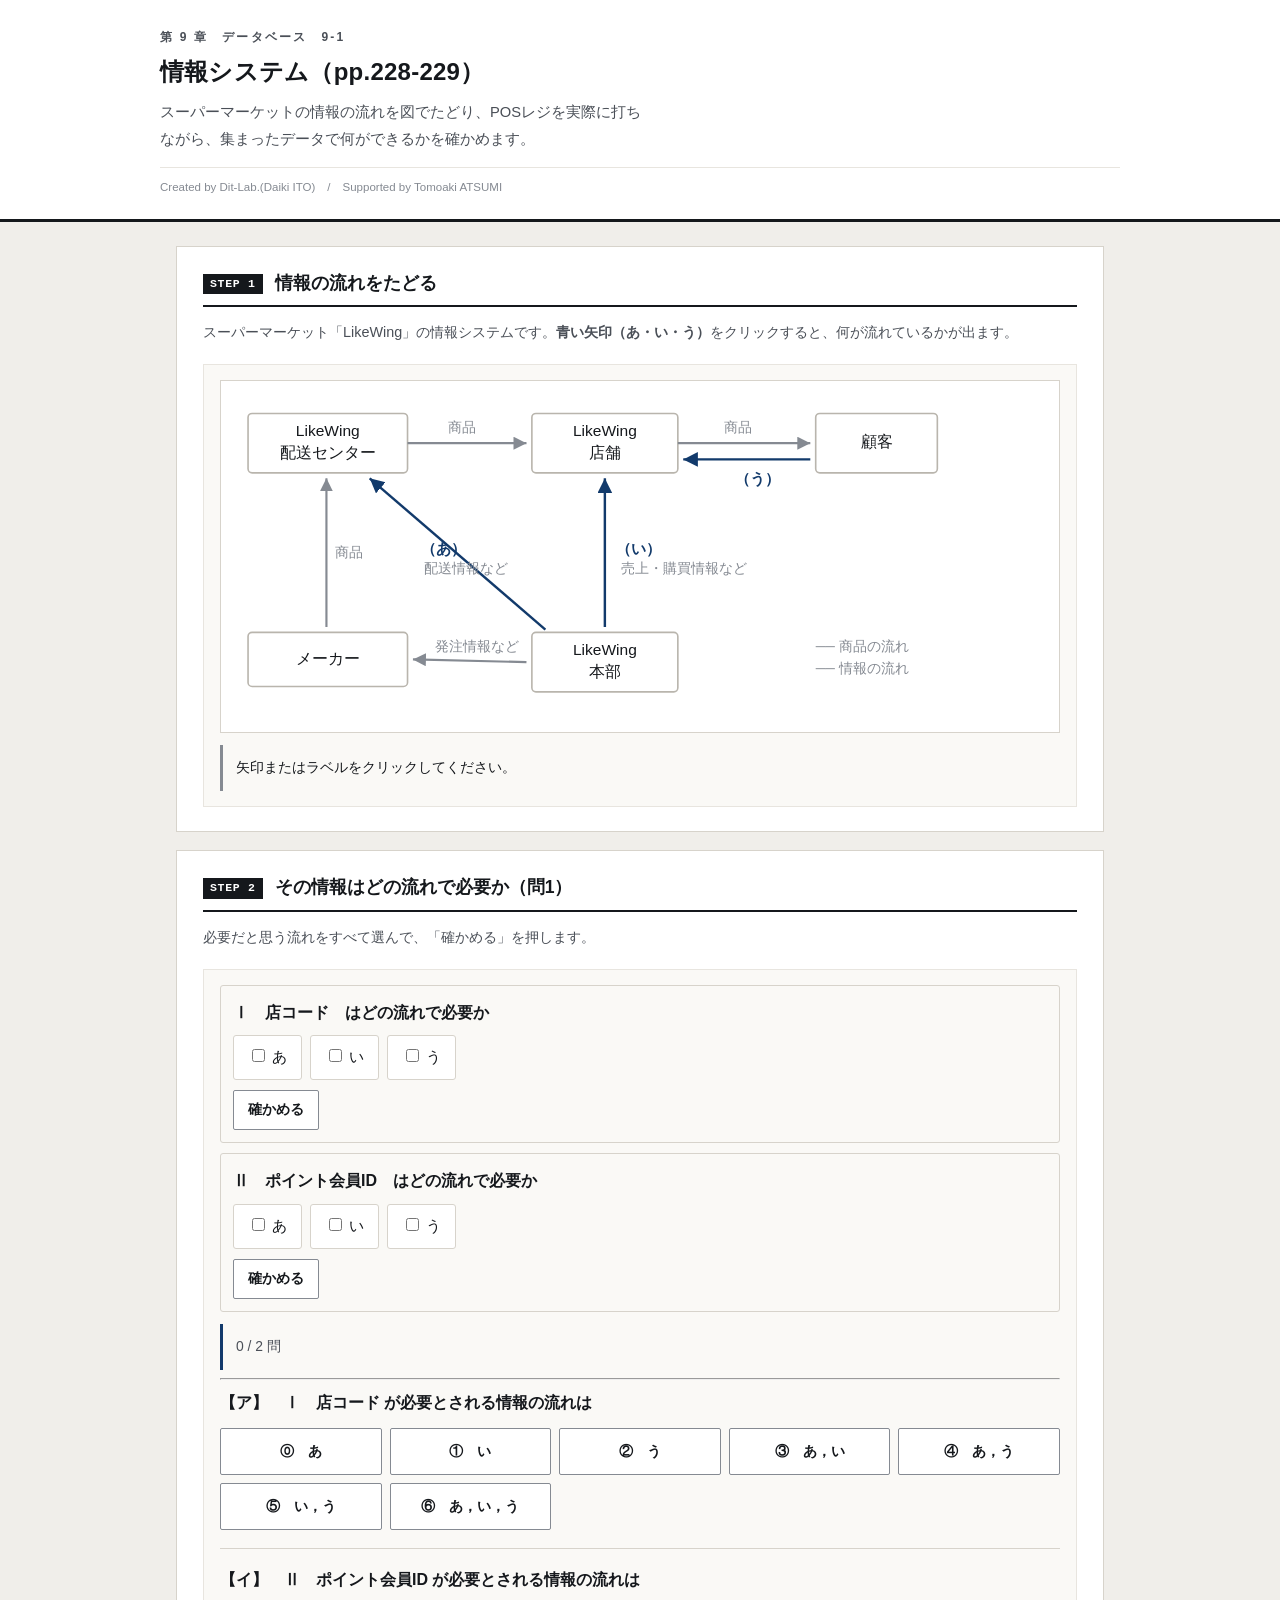
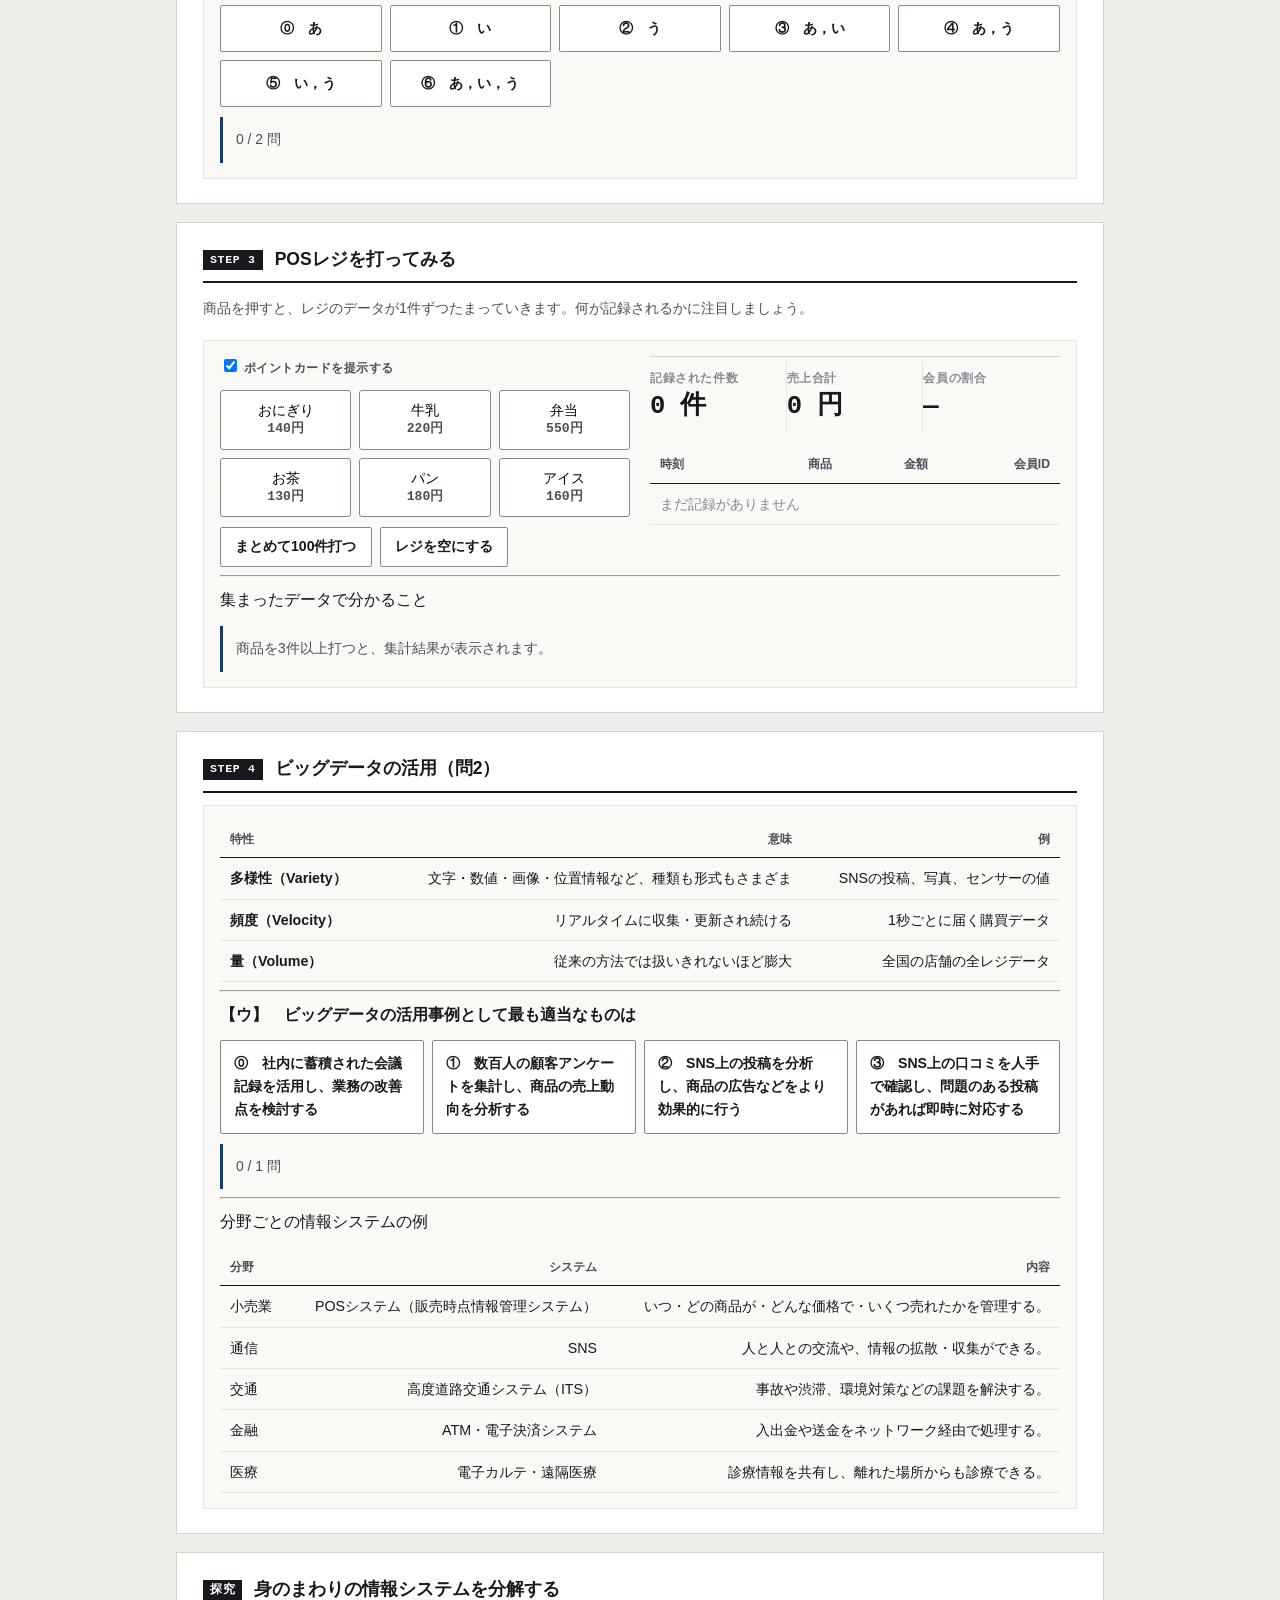
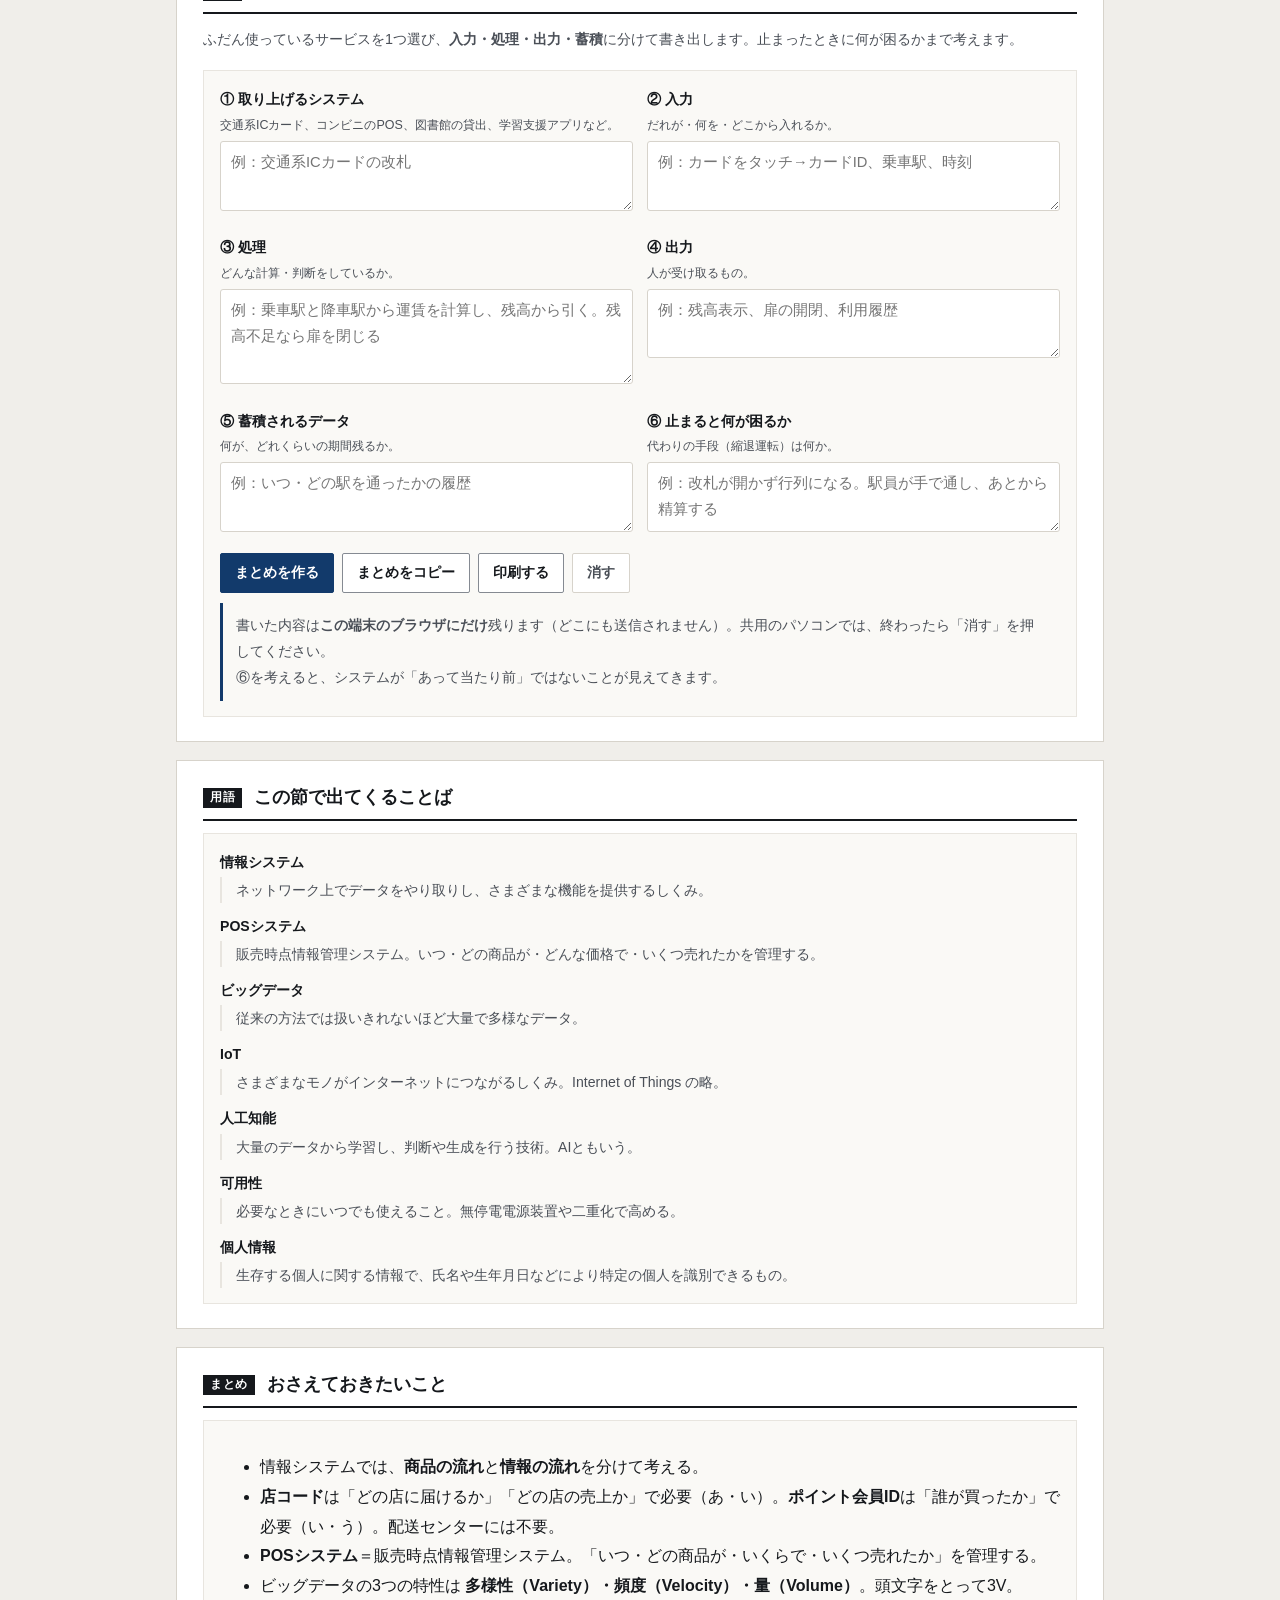
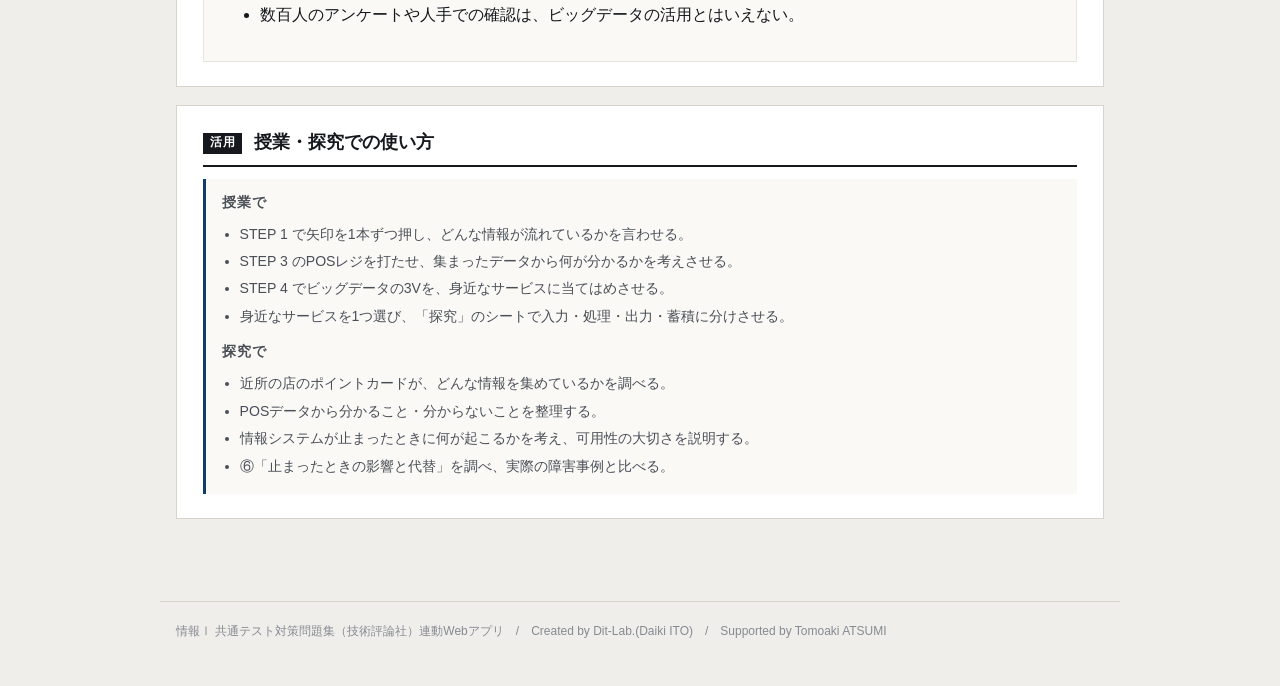
<file: index.html>
<!DOCTYPE html>
<html lang="ja">
<head>
<meta charset="UTF-8">
<meta name="viewport" content="width=device-width, initial-scale=1.0">
<title>情報システム｜情報Ⅰ共通テスト対策問題集</title>
<meta name="description" content="スーパーマーケットの情報の流れを図でたどり、POSレジを実際に打ちながら、集まったデータで何ができるかを確かめます。">
<link rel="icon" href="data:image/svg+xml,%3Csvg xmlns=%22http://www.w3.org/2000/svg%22 viewBox=%220 0 32 32%22%3E%3Crect width=%2232%22 height=%2232%22 fill=%22%2315181c%22/%3E%3Ctext x=%2216%22 y=%2222%22 font-size=%2218%22 font-family=%22monospace%22 fill=%22%23fff%22 text-anchor=%22middle%22%3E01%3C/text%3E%3C/svg%3E">
<link rel="stylesheet" href="css/style.css?v=88681cd4">
<link rel="stylesheet" href="css/app.css?v=15e9ed13">
</head>
<body>

<header class="app-header">
  <div class="inner">
    <span class="eyebrow">第 9 章　データベース　9-1</span>
    <h1>情報システム（pp.228-229）</h1>
    <p class="lead">スーパーマーケットの情報の流れを図でたどり、POSレジを実際に打ちながら、集まったデータで何ができるかを確かめます。</p>
    <p class="credit">Created by Dit-Lab.(Daiki ITO)　/　Supported by Tomoaki ATSUMI</p>
  </div>
</header>

<main class="wrap">
  <section class="step" id="step1">
    <h2><span class="no">STEP 1</span>情報の流れをたどる</h2>
    <p class="desc">スーパーマーケット「LikeWing」の情報システムです。<strong>青い矢印（あ・い・う）</strong>をクリックすると、何が流れているかが出ます。</p>
    <div class="panel">
      <div id="sysBox"></div>
      <div class="note" id="sysNote" style="margin-top:12px">矢印またはラベルをクリックしてください。</div>
    </div>
  </section>

  <section class="step" id="step2">
    <h2><span class="no">STEP 2</span>その情報はどの流れで必要か（問1）</h2>
    <p class="desc">必要だと思う流れをすべて選んで、「確かめる」を押します。</p>
    <div class="panel">
      <div id="pickBox"></div>
      <div class="note" id="pickNote" style="margin-top:12px"></div>
      <hr class="sep">
      <div id="q1Box"></div>
      <div class="note" id="q1Note" style="margin-top:10px"></div>
    </div>
  </section>

  <section class="step" id="step3">
    <h2><span class="no">STEP 3</span>POSレジを打ってみる</h2>
    <p class="desc">商品を押すと、レジのデータが1件ずつたまっていきます。何が記録されるかに注目しましょう。</p>
    <div class="panel">
      <div class="grid c2">
        <div>
          <label class="fld"><input type="checkbox" id="memOn" checked> ポイントカードを提示する</label>
          <div class="posgrid" id="posBox" style="margin-top:10px"></div>
          <div class="btn-row" style="margin-top:10px">
            <button class="btn" id="posAuto">まとめて100件打つ</button>
            <button class="btn" id="posClear">レジを空にする</button>
          </div>
        </div>
        <div>
          <div class="metrics">
            <div class="metric"><div class="k">記録された件数</div><div class="v" id="posN">0</div></div>
            <div class="metric"><div class="k">売上合計</div><div class="v" id="posSum">0 円</div></div>
            <div class="metric"><div class="k">会員の割合</div><div class="v" id="posMem">—</div></div>
          </div>
          <div class="tbl-scroll" style="margin-top:12px"><table class="tbl" id="posTable"></table></div>
        </div>
      </div>
      <hr class="sep">
      <p class="qhead">集まったデータで分かること</p>
      <div id="posChart"></div>
      <div class="note" id="posNote" style="margin-top:12px"></div>
    </div>
  </section>

  <section class="step" id="step4">
    <h2><span class="no">STEP 4</span>ビッグデータの活用（問2）</h2>
    <div class="panel">
      <div class="tbl-scroll"><table class="tbl" id="vTable"></table></div>
      <hr class="sep">
      <div id="q2Box"></div>
      <div class="note" id="q2Note" style="margin-top:10px"></div>
      <hr class="sep">
      <p class="qhead">分野ごとの情報システムの例</p>
      <div class="tbl-scroll"><table class="tbl" id="sysTable"></table></div>
    </div>
  </section>

  <section class="step wsprint" id="wsSec">
    <h2><span class="no">探究</span>身のまわりの情報システムを分解する</h2>
    <p class="desc">ふだん使っているサービスを1つ選び、<strong>入力・処理・出力・蓄積</strong>に分けて書き出します。止まったときに何が困るかまで考えます。</p>
    <div class="panel"><div id="wsBox"></div></div>
  </section>

  <section class="step" id="glossary">
    <h2><span class="no">用語</span>この節で出てくることば</h2>
    <div class="panel"><div id="glossBox"></div></div>
  </section>

  <section class="step" id="wrap">
    <h2><span class="no">まとめ</span>おさえておきたいこと</h2>
    <div class="panel">
      <ul class="bullets">
        <li>情報システムでは、<strong>商品の流れ</strong>と<strong>情報の流れ</strong>を分けて考える。</li>
        <li><strong>店コード</strong>は「どの店に届けるか」「どの店の売上か」で必要（あ・い）。<strong>ポイント会員ID</strong>は「誰が買ったか」で必要（い・う）。配送センターには不要。</li>
        <li><strong>POSシステム</strong>＝販売時点情報管理システム。「いつ・どの商品が・いくらで・いくつ売れたか」を管理する。</li>
        <li>ビッグデータの3つの特性は <strong>多様性（Variety）・頻度（Velocity）・量（Volume）</strong>。頭文字をとって3V。</li>
        <li>数百人のアンケートや人手での確認は、ビッグデータの活用とはいえない。</li>
      </ul>
    </div>
  </section>

  <section class="step">
    <h2><span class="no">活用</span>授業・探究での使い方</h2>
    <div class="use-note">
      <h3>授業で</h3>
      <ul>
        <li>STEP 1 で矢印を1本ずつ押し、どんな情報が流れているかを言わせる。</li>
        <li>STEP 3 のPOSレジを打たせ、集まったデータから何が分かるかを考えさせる。</li>
        <li>STEP 4 でビッグデータの3Vを、身近なサービスに当てはめさせる。</li>
        <li>身近なサービスを1つ選び、「探究」のシートで入力・処理・出力・蓄積に分けさせる。</li>
      </ul>
      <h3 style="margin-top:12px">探究で</h3>
      <ul>
        <li>近所の店のポイントカードが、どんな情報を集めているかを調べる。</li>
        <li>POSデータから分かること・分からないことを整理する。</li>
        <li>情報システムが止まったときに何が起こるかを考え、可用性の大切さを説明する。</li>
        <li>⑥「止まったときの影響と代替」を調べ、実際の障害事例と比べる。</li>
      </ul>
    </div>
  </section>

</main>

<footer class="app-footer">
  情報Ⅰ 共通テスト対策問題集（技術評論社）連動Webアプリ　/　Created by Dit-Lab.(Daiki ITO)　/　Supported by Tomoaki ATSUMI
</footer>

<script src="js/chart.js?v=fb6e3be1"></script>
<script src="js/terms.js?v=2906fc33"></script>
<script src="js/quiz.js?v=13402362"></script>
<script src="js/worksheet.js?v=b6f4e4b3"></script>
<script src="js/app.js?v=8e73b176"></script>
</body>
</html>
</file>
<file: css/style.css>
/* =========================================================
   情報Ⅰ 共通テスト対策問題集 — Web アプリ共通スタイル
   紙面（参考書）に寄せた設計。装飾色は使わず、色は意味を持つときだけ。
   ========================================================= */

:root{
  --paper:#ffffff;
  --paper-2:#faf9f6;      /* うすい紙 */
  --bg:#f0eeea;           /* 台紙 */
  --ink:#15181c;
  --ink-2:#4a4f57;
  --ink-3:#858a92;
  --rule:#d7d3cb;
  /* 旧名のまま書かれているアプリ用の別名（未定義だと枠線や文字色が消えるため） */
  --line: var(--rule);
  --muted: var(--ink-2);
  --sans: var(--font);         /* 罫線 */
  --rule-2:#e8e5df;
  --accent:#123a6b;       /* 濃紺。主要操作と現在地だけに使う */
  --accent-w:#e9eef6;
  --zero:#c0392b;         /* 左＝0 */
  --one:#1d4ed8;          /* 右＝1 */
  --ok:#1f7a3d;   --ok-bg:#eef6f0;
  --ng:#b3261e;   --ng-bg:#fbefee;
  --warn:#8a5a00; --warn-bg:#fbf5e8;
  --font:"Hiragino Kaku Gothic ProN","Hiragino Sans","Yu Gothic Medium","Yu Gothic",
         "Noto Sans JP",Meiryo,-apple-system,BlinkMacSystemFont,sans-serif;
  --mono:"SFMono-Regular",Menlo,Consolas,"Courier New",monospace;
}

*{box-sizing:border-box}
[hidden]{display:none !important}
html{-webkit-text-size-adjust:100%}
body{
  margin:0; background:var(--bg); color:var(--ink);
  font-family:var(--font); font-size:16px; line-height:1.85;
  font-feature-settings:"palt" 1;
}
h1,h2,h3,h4{line-height:1.45; margin:0; font-weight:700}
p{margin:0 0 .75em} p:last-child{margin-bottom:0}
a{color:var(--accent)}

/* ---------- 標題 ---------- */
.app-header{background:var(--paper); border-bottom:3px solid var(--ink); padding:26px 20px 20px}
.app-header .inner{max-width:960px; margin:0 auto}
.app-header .eyebrow{
  font-size:.75rem; font-weight:700; color:var(--ink-2); letter-spacing:.18em;
  display:block; margin-bottom:7px;
}
.app-header h1{font-size:1.5rem; letter-spacing:.01em}
.app-header .lead{font-size:.92rem; color:var(--ink-2); margin-top:9px; max-width:60ch}
.app-header .credit{
  font-size:.72rem; color:var(--ink-3); margin-top:14px;
  padding-top:9px; border-top:1px solid var(--rule-2);
}

/* ---------- 版面 ---------- */
.wrap{max-width:960px; margin:0 auto; padding:24px 16px 64px}
.step{background:var(--paper); border:1px solid var(--rule); padding:24px 26px; margin-bottom:18px}
.step > h2{
  display:flex; align-items:baseline; gap:12px; font-size:1.1rem;
  padding-bottom:9px; border-bottom:2px solid var(--ink); margin-bottom:12px;
}
.step > h2 .no{
  flex:none; font-family:var(--mono); font-size:.72rem; font-weight:700;
  background:var(--ink); color:var(--paper); padding:2px 7px; letter-spacing:.06em;
  position:relative; top:-2px;
}
.step > .desc{color:var(--ink-2); font-size:.9rem; margin-bottom:18px}
.step[hidden]{display:none}

.grid{display:grid; gap:20px}
.grid > *{min-width:0}          /* 子の中身で列が広がるのを防ぐ */
@media(min-width:800px){ .grid.c2{grid-template-columns:1fr 1fr} }
@media(min-width:800px){ .grid.c21{grid-template-columns:1.45fr 1fr} }

.panel{border:1px solid var(--rule-2); background:var(--paper-2); padding:15px 16px; min-width:0}
.panel > h3{
  font-size:.8rem; font-weight:700; color:var(--ink-2); letter-spacing:.08em;
  margin-bottom:12px; padding-bottom:6px; border-bottom:1px solid var(--rule);
}

/* ---------- 部品 ---------- */
.btn{
  appearance:none; border:1px solid var(--ink-3); background:var(--paper); color:var(--ink);
  font-family:inherit; font-size:.88rem; font-weight:700; padding:8px 14px;
  border-radius:2px; cursor:pointer; min-height:40px; line-height:1.4;
  transition:background .12s, border-color .12s, color .12s;
}
.btn:hover:not(:disabled){background:var(--accent-w); border-color:var(--accent); color:var(--accent)}
.btn:disabled{opacity:.35; cursor:not-allowed}
.btn.primary{background:var(--accent); color:var(--paper); border-color:var(--accent)}
.btn.primary:hover:not(:disabled){background:#0d2c53; color:var(--paper)}
.btn.ghost{border-color:var(--rule); color:var(--ink-2)}
.btn.sm{font-size:.8rem; padding:5px 10px; min-height:34px}
.btn-row{display:flex; flex-wrap:wrap; gap:8px; align-items:center}

/* タブ（見出し下線式） */
.seg{display:flex; gap:0; border-bottom:1px solid var(--rule)}
.seg button{
  appearance:none; border:0; background:transparent; font-family:inherit; font-size:.88rem;
  font-weight:700; color:var(--ink-3); padding:9px 4px; margin-right:26px; cursor:pointer;
  border-bottom:3px solid transparent; margin-bottom:-1px; min-height:40px;
}
.seg button:hover{color:var(--ink-2)}
.seg button[aria-pressed="true"]{color:var(--ink); border-bottom-color:var(--accent)}

label.fld{display:block; font-size:.78rem; font-weight:700; color:var(--ink-2); margin-bottom:5px; letter-spacing:.04em}
input[type=text], textarea, input[type=number]{
  width:100%; font-family:inherit; font-size:1rem; color:var(--ink);
  border:1px solid var(--ink-3); border-radius:2px; padding:9px 11px;
  background:var(--paper); min-height:42px;
}
input:focus, textarea:focus{outline:2px solid var(--accent); outline-offset:-1px; border-color:var(--accent)}
.btn:focus-visible, .seg button:focus-visible, .node-card:focus-visible{outline:2px solid var(--accent); outline-offset:2px}
textarea{resize:vertical; line-height:1.7}
.mono{font-family:var(--mono)}

table.tbl{width:100%; border-collapse:collapse; font-size:.89rem}
table.tbl th, table.tbl td{border-bottom:1px solid var(--rule-2); padding:7px 10px; text-align:right}
table.tbl th:first-child, table.tbl td:first-child{text-align:left}
table.tbl thead th{border-bottom:1.5px solid var(--ink); font-size:.76rem; color:var(--ink-2); font-weight:700; white-space:nowrap}
.tbl-scroll{overflow-x:auto; -webkit-overflow-scrolling:touch; max-width:100%}

.note{padding:10px 13px; font-size:.87rem; border-left:3px solid var(--ink-3); background:var(--paper-2); overflow-wrap:break-word; word-break:break-word}
.note.ok{background:var(--ok-bg); border-left-color:var(--ok); color:#123f22}
.note.ng{background:var(--ng-bg); border-left-color:var(--ng); color:#6d1a15}
.note.info{background:var(--paper-2); border-left-color:var(--accent); color:var(--ink-2)}
.note.warn{background:var(--warn-bg); border-left-color:var(--warn); color:#5c3d00}
.note[hidden]{display:none}

.badge{
  display:inline-block; font-size:.72rem; font-weight:700; padding:1px 7px;
  border:1px solid var(--rule); color:var(--ink-2); background:var(--paper); letter-spacing:.04em;
}

/* 数値は罫線で仕切るだけ。カードにしない */
.metrics{display:flex; flex-wrap:wrap; gap:0; border-top:1px solid var(--rule)}
.metric{flex:1 1 130px; padding:11px 14px 11px 0; border-right:1px solid var(--rule-2)}
.metric:last-child{border-right:0}
.metric .k{font-size:.74rem; color:var(--ink-3); font-weight:700; letter-spacing:.05em}
.metric .v{font-size:1.6rem; font-weight:700; line-height:1.3; font-family:var(--mono); letter-spacing:-.01em}
.metric .s{font-size:.76rem; color:var(--ink-2)}

.bit0{color:var(--zero); font-weight:700}
.bit1{color:var(--one); font-weight:700}

.app-footer{
  max-width:960px; margin:0 auto; padding:18px 16px 44px; color:var(--ink-3);
  font-size:.75rem; border-top:1px solid var(--rule);
}
.sr-only{position:absolute;width:1px;height:1px;overflow:hidden;clip:rect(0 0 0 0);white-space:nowrap}

@media(max-width:640px){
  body{font-size:15px}
  .app-header{padding:20px 16px 16px}
  .app-header h1{font-size:1.16rem}
  .wrap{padding:16px 12px 52px}
  .step{padding:18px 15px}
  .seg button{margin-right:18px; font-size:.84rem}
  .metric{flex-basis:50%; border-right:0}
}
@media (prefers-reduced-motion:reduce){ *{animation:none!important; transition:none!important} }

/* ---------- 自分のデータ・共有・印刷 ---------- */
.toolbar{display:flex; flex-wrap:wrap; gap:8px; align-items:center; margin-top:12px;
  padding-top:12px; border-top:1px solid var(--rule-2)}
.toolbar .hint{font-size:.78rem; color:var(--ink-3)}
.paste-area{width:100%; min-height:110px; font-family:var(--mono); font-size:.86rem}
.use-note{background:var(--paper-2); border-left:3px solid var(--accent); padding:14px 16px; font-size:.88rem}
.use-note h3{font-size:.86rem; letter-spacing:.06em; margin-bottom:8px; color:var(--ink-2)}
.use-note ol, .use-note ul{margin:0; padding-left:1.25em; line-height:1.95; color:var(--ink-2)}

@media print{
  body{background:#fff}
  .app-header{border-bottom:2px solid #000}
  .step{border:1px solid #bbb; break-inside:avoid; page-break-inside:avoid; margin-bottom:12px}
  .btn, .seg, .toolbar, input[type=range]{display:none !important}
  .note{border-left-width:2px}
  a[href]:after{content:""}
}

/* ---------- 入力グリッド ---------- */
.dg-scroll{overflow:auto; -webkit-overflow-scrolling:touch; border:1px solid var(--rule); background:var(--paper); max-height:420px}
table.dg{border-collapse:collapse; font-family:var(--mono); font-size:.9rem; min-width:100%}
table.dg th, table.dg td{border:1px solid var(--rule-2); padding:0}
table.dg thead th{background:var(--paper-2); position:sticky; top:0; z-index:2}
table.dg .dg-n{background:var(--paper-2); color:var(--ink-3); font-size:.76rem; font-weight:400;
  text-align:center; min-width:34px; padding:0 4px; position:sticky; left:0; z-index:1}
table.dg .dg-corner{background:var(--paper-2); min-width:34px; position:sticky; left:0; z-index:3}
table.dg .dg-act{background:var(--paper-2); width:34px}
.dg-h, .dg-c{width:100%; min-width:96px; border:0; background:transparent; font-family:inherit;
  font-size:.9rem; padding:8px 9px; color:var(--ink); min-height:38px}
.dg-h{font-weight:700; font-family:var(--font); font-size:.82rem; color:var(--ink-2)}
.dg-c.num{text-align:right}
.dg-c:focus, .dg-h:focus{outline:2px solid var(--accent); outline-offset:-2px; background:var(--accent-w)}
.dg-del{border:0; background:transparent; color:var(--ink-3); cursor:pointer; width:32px; height:34px; font-size:1rem}
.dg-del:hover{color:var(--ng)}
.dg-tools{display:flex; flex-wrap:wrap; gap:8px; align-items:center; margin-top:10px}
.dg-hint{font-size:.76rem; color:var(--ink-3)}

/* ---------- ファイル読み込み ---------- */
.filebox{display:flex; flex-wrap:wrap; gap:10px; align-items:center; padding:12px;
  border:1px dashed var(--rule); background:var(--paper-2)}
.filebox input[type=file]{font-size:.85rem; font-family:inherit; max-width:100%}
.filebox .sel{max-width:220px}
.filelabel{display:inline-flex; align-items:center; gap:6px; font-size:.85rem; font-weight:700;
  border:1px solid var(--ink-3); background:var(--paper); padding:8px 14px; border-radius:2px; cursor:pointer; min-height:40px}
.filelabel:hover{border-color:var(--accent); color:var(--accent); background:var(--accent-w)}
.filelabel input{display:none}

/* ---------- 用語解説 ---------- */
.term{position:relative; border-bottom:1.5px dotted var(--accent); cursor:help; color:var(--accent); font-weight:700}
.term .term-pop{display:none; position:absolute; left:0; top:1.7em; z-index:50; width:min(300px,78vw);
  background:var(--paper); border:1px solid var(--ink-3); box-shadow:0 6px 20px rgba(0,0,0,.14);
  padding:10px 12px; font-size:.82rem; font-weight:400; color:var(--ink-2); line-height:1.75;
  border-left:3px solid var(--accent); cursor:auto; text-align:left}
.term .term-pop b{display:block; color:var(--ink); font-size:.86rem; margin-bottom:3px}
.term.open .term-pop{display:block}
dl.gloss{margin:0; font-size:.88rem}
dl.gloss dt{font-weight:700; color:var(--ink); margin-top:10px}
dl.gloss dt:first-child{margin-top:0}
dl.gloss dd{margin:2px 0 0; color:var(--ink-2); line-height:1.85; padding-left:1em; border-left:2px solid var(--rule-2)}
@media print{ .term{border-bottom:0; color:inherit} .term .term-pop{display:none !important} }

/* ---------- スマホ・タブレット ---------- */
@media (max-width:1024px){
  /* iOS で入力時に画面が勝手に拡大するのを防ぐ（16px 未満だとズームする） */
  input[type=text], input[type=number], textarea, select, .dg-c, .dg-h{ font-size:16px }
  .dg-c, .dg-h{ min-width:110px }
}
@media (max-width:820px){
  .grid.c2,.grid.c21{grid-template-columns:1fr}
  .dg-scroll{max-height:340px}
  .filebox{flex-direction:column; align-items:stretch}
  .filebox .sel{max-width:100%}
  .term .term-pop{left:auto; right:0; width:min(280px,86vw)}
}
@media (max-width:480px){
  .step > h2{font-size:1rem; flex-wrap:wrap}
  .metrics{gap:0}
  .metric{flex-basis:50%; padding-right:10px}
  .metric .v{font-size:1.3rem}
  .btn{padding:8px 12px}
  .dg-tools{gap:6px}
  .dg-hint{width:100%}
}
/* タッチ操作でのスクロールを滑らかに */
.tbl-scroll, .dg-scroll, .tree-box{ -webkit-overflow-scrolling:touch; overscroll-behavior-x:contain }

/* 幅指定つきの入力欄がスマートフォンではみ出さないようにする */
input[type=text], input[type=number], input[type=search], textarea, select{ max-width:100% }
.btn-row > label{ min-width:0; max-width:100% }
.btn-row > label input, .btn-row > label select{ max-width:100% }

/* 共通：○×判定・並べかえ（quiz.js 用） */
.abcde{border:1px solid var(--rule); border-radius:3px; overflow:hidden}
.abcde > div{border-top:1px solid var(--rule); padding:10px 12px}
.abcde > div:first-child{border-top:0}
.abcde .st{display:flex; gap:10px; align-items:flex-start; flex-wrap:wrap}
.abcde .st .k{font-weight:700; font-family:var(--mono); min-width:1.4em}
.abcde .st .t{flex:1; min-width:12em}
.abcde .jb{display:flex; gap:6px}
.abcde .jb .btn{min-width:3.4em; padding:6px 10px; text-align:center}
.prep{display:grid; grid-template-columns:repeat(auto-fit,minmax(150px,1fr)); gap:10px; margin-top:10px}
.prep .slot{border:1px dashed var(--ink-3); border-radius:3px; padding:10px; min-height:92px; background:var(--paper)}
.prep .slot.filled{border-style:solid}
.prep .slot .tag{font:700 .74rem/1.4 var(--mono); color:var(--accent); display:block; margin-bottom:6px}
.prep .slot .txt{font-size:.86rem; line-height:1.7}
.cards{display:flex; flex-wrap:wrap; gap:8px; margin-top:10px}
.cards .c{border:1px solid var(--ink-3); border-radius:3px; padding:9px 12px; background:var(--paper);
  cursor:pointer; font-size:.88rem; max-width:100%; text-align:left; font-family:inherit; color:var(--ink)}
.cards .c:hover{background:var(--warn-bg)}
.cards .c.used{opacity:.35; pointer-events:none}

/* --- 予想してから実行 --- */
.pmark{display:inline-block; background:var(--accent); color:#fff; font-size:.7rem; font-weight:700;
  letter-spacing:.08em; padding:2px 7px; border-radius:2px; margin-right:8px; vertical-align:2px}
input.pin{font-size:1.05rem; padding:7px 10px; border:1px solid var(--rule); border-radius:3px;
  width:9em; max-width:100%; background:#fff}
.btn-row .unit{color:var(--muted); font-size:.9rem}
.choice4 .btn.on{border-color:var(--accent); box-shadow:inset 0 0 0 1px var(--accent); font-weight:700}
/* 設問文の見出し（flex ではなく通常の段落。.qhead は左右振り分け用なので用途が別） */
.pq{margin:0 0 10px; font-weight:700; line-height:1.85}

/* --- 自分のテーマでやってみる（ワークシート） --- */
.wsheet{display:grid; gap:14px}
@media(min-width:760px){ .wsheet{grid-template-columns:1fr 1fr} }
.wsf{display:block}
.wsf .wsl{display:block; font-weight:700; font-size:.9rem; margin-bottom:3px}
.wsf .wsh{display:block; font-size:.78rem; color:var(--muted); margin-bottom:5px; line-height:1.6}
.wsf textarea{width:100%; max-width:100%; font:inherit; font-size:.92rem; line-height:1.75;
  padding:8px 10px; border:1px solid var(--rule); border-radius:3px; background:#fff; resize:vertical}
.wsf textarea:focus{outline:2px solid var(--accent); outline-offset:-2px}
.wsout{margin-top:14px; border:1px solid var(--ink-3); border-radius:3px; background:#fff; padding:16px 18px}
.wsout h4{margin:0 0 10px; font-size:1rem}
.wsout dl{margin:0}
.wsout dt{font-weight:700; font-size:.84rem; color:var(--accent); margin-top:10px}
.wsout dd{margin:2px 0 0; font-size:.92rem; line-height:1.85; white-space:pre-wrap}
.wsout .wsmsg{margin:10px 0 0; font-size:.86rem; color:var(--muted)}
@media print{
  .app-header, .btn-row, .step:not(.wsprint){ display:none !important }
  .wsout{border:none; padding:0}
}
</file>
<file: css/app.css>
.qhead{display:flex; justify-content:space-between; align-items:center; margin-bottom:12px}
.card-q{border:1px solid var(--rule); background:var(--paper); padding:18px; margin-bottom:14px}
.q-scene{font-size:1rem; font-weight:700; line-height:1.9}
.choice4{display:grid; gap:8px; grid-template-columns:repeat(auto-fit,minmax(160px,1fr))}
.choice4 .btn{text-align:left; line-height:1.65; padding:11px 13px}
.choice4 .btn.correct{background:var(--ok-bg); border-color:var(--ok); color:var(--ok)}
.choice4 .btn.wrong{background:var(--ng-bg); border-color:var(--ng); color:var(--ng)}
.choice4.locked{pointer-events:none}
.sel{width:100%; font-family:inherit; font-size:.95rem; padding:9px 11px; min-height:42px;
  border:1px solid var(--ink-3); border-radius:2px; background:var(--paper); color:var(--ink)}
input[type=range]{width:100%; accent-color:var(--accent); height:34px}
.why{font-size:.85rem; color:var(--ink-2); line-height:1.85}
.eqbox{font-family:var(--mono); font-size:1.02rem; font-weight:700; text-align:center; padding:14px;
  border:1px solid var(--rule); background:var(--paper-2); line-height:1.8}
.blankin{border:1.5px solid var(--accent); background:#fff; padding:6px 8px; text-align:center;
  font-family:var(--mono); min-height:38px; font-size:.95rem; max-width:120px}
.blankin.ok{border-color:var(--ok); background:var(--ok-bg)}
.blankin.ng{border-color:var(--ng); background:var(--ng-bg)}
table.tbl td .blankin{width:100%; max-width:none}

/* --- 9-1 情報システム --- */
#sysBox{border:1px solid var(--rule);background:var(--paper)}
#sysBox svg{display:block;width:100%}
svg .node{fill:#fff;stroke:#b9b5ad;stroke-width:1.2}
svg .ntx{font-size:11.5px;fill:#15181c;text-anchor:middle;dominant-baseline:middle;font-family:inherit;pointer-events:none}
svg .goods{stroke:#858a92;stroke-width:1.6;fill:none;marker-end:url(#a1)}
svg .info{stroke:#123a6b;stroke-width:1.8;fill:none;marker-end:url(#a2);cursor:pointer}
svg .info.on{stroke:#c0392b;stroke-width:3}
svg .ilab{font-size:11px;fill:#123a6b;font-weight:700;font-family:inherit;cursor:pointer}
svg .ilab.on{fill:#c0392b}
svg .cap{font-size:10px;fill:#858a92;font-family:inherit}
.posgrid{display:grid;grid-template-columns:repeat(auto-fit,minmax(110px,1fr));gap:8px}
.posgrid .p{border:1px solid var(--ink-3);border-radius:3px;padding:10px 8px;background:#fff;cursor:pointer;text-align:center;font-size:.88rem}
.posgrid .p:hover{background:var(--warn-bg)}
.posgrid .p .pr{display:block;font:700 .82rem/1.4 var(--mono);color:var(--muted)}
.flowpick{display:flex;gap:8px;flex-wrap:wrap;margin-top:8px}
.flowpick label{border:1px solid var(--line);border-radius:3px;padding:8px 14px;background:#fff;cursor:pointer;font-size:.92rem}
.flowpick label.on{border-color:var(--accent);background:var(--warn-bg);font-weight:700}
</file>
